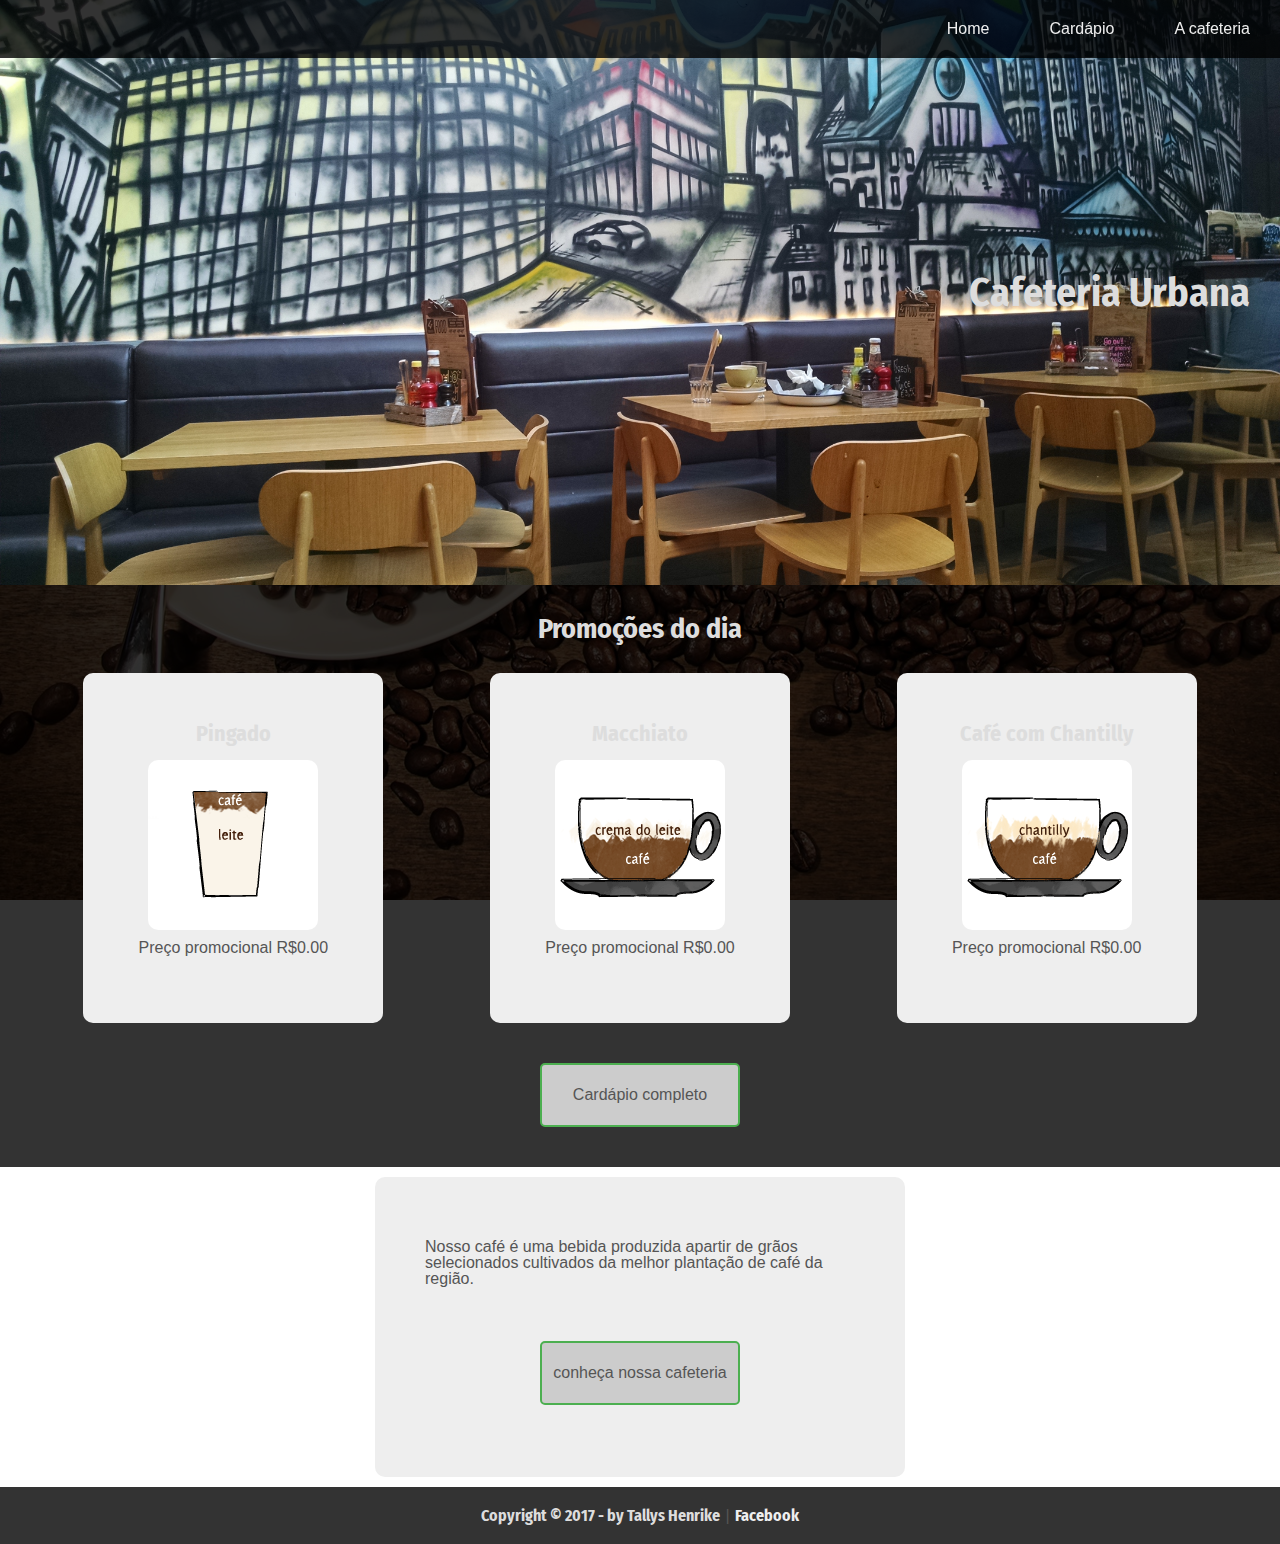
<file: index.html>
<!DOCTYPE html>
<html lang="pt-br">
    <head>
        <meta name="viewport" content="width=device-width,height=device-height">
        <meta charset="utf-8"/>
        <title>Cafeteria Urbana</title>
        <link rel="stylesheet" href="globalstyle.css"/>
        <link rel="stylesheet" href="style.css"/>
    </head>
    <body>
        <div id="background">
            <div id="menu">
                <ul id="menu-responsivo">
                    <li><a href="index.html">Home</a></li>
                    <li><a href="cardapio.html">Cardápio</a></li>
                    <li><a href="sobre.html">A cafeteria</a></li>
                </ul>
                <div id="icone-menu"></div>
            </div>            
            <div class="banner"><h1>Cafeteria Urbana</h1></div>
            <div id="promocoes-dia">
                <h3>Promoções do dia</h3>
                <div id="promocoes-flex">
                    <div class="promocao">
                        <h4>Pingado</h4>
                        <img src="img/PINGADO.gif"/>
                        <p>Preço promocional R$0.00</p>
                    </div>
                    <div class="promocao">
                        <h4>Macchiato</h4>
                        <img src="img/machiato.gif"/>
                        <p>Preço promocional R$0.00</p>
                    </div>
                    <div class="promocao">
                        <h4>Café com Chantilly</h4>
                        <img src="img/chantilly.gif"/>
                        <p>Preço promocional R$0.00</p>
                    </div>
                </div>
                <div class="button"><a href="cardapio.html">Cardápio completo</a></div>
            </div>
            <div class="fex-center">
                <div class="compra">
                    <p>Nosso café é uma bebida produzida apartir de grãos selecionados cultivados da melhor plantação de café da região.</p>
                    <div class="button"><a href="sobre.html">conheça nossa cafeteria</a></div>
                </div>
            </div>
            <footer>
                <h1>Copyright © 2017 - by Tallys Henrike</h1>|
                <h1><a href="http://www.facebook.com/tallys.henrike" target="_blank">Facebook</a></h1>
            </footer>
        </div>
        <script>
            var m = document.getElementById('icone-menu');
            m.onclick = function() {
                var x = document.getElementById('menu-responsivo');
                if (x.style.display === 'block') {
                    x.style.display = 'none';
                } else {
                    x.style.display = 'block';
                }
            }
        </script>
    </body>
</html>
</file>
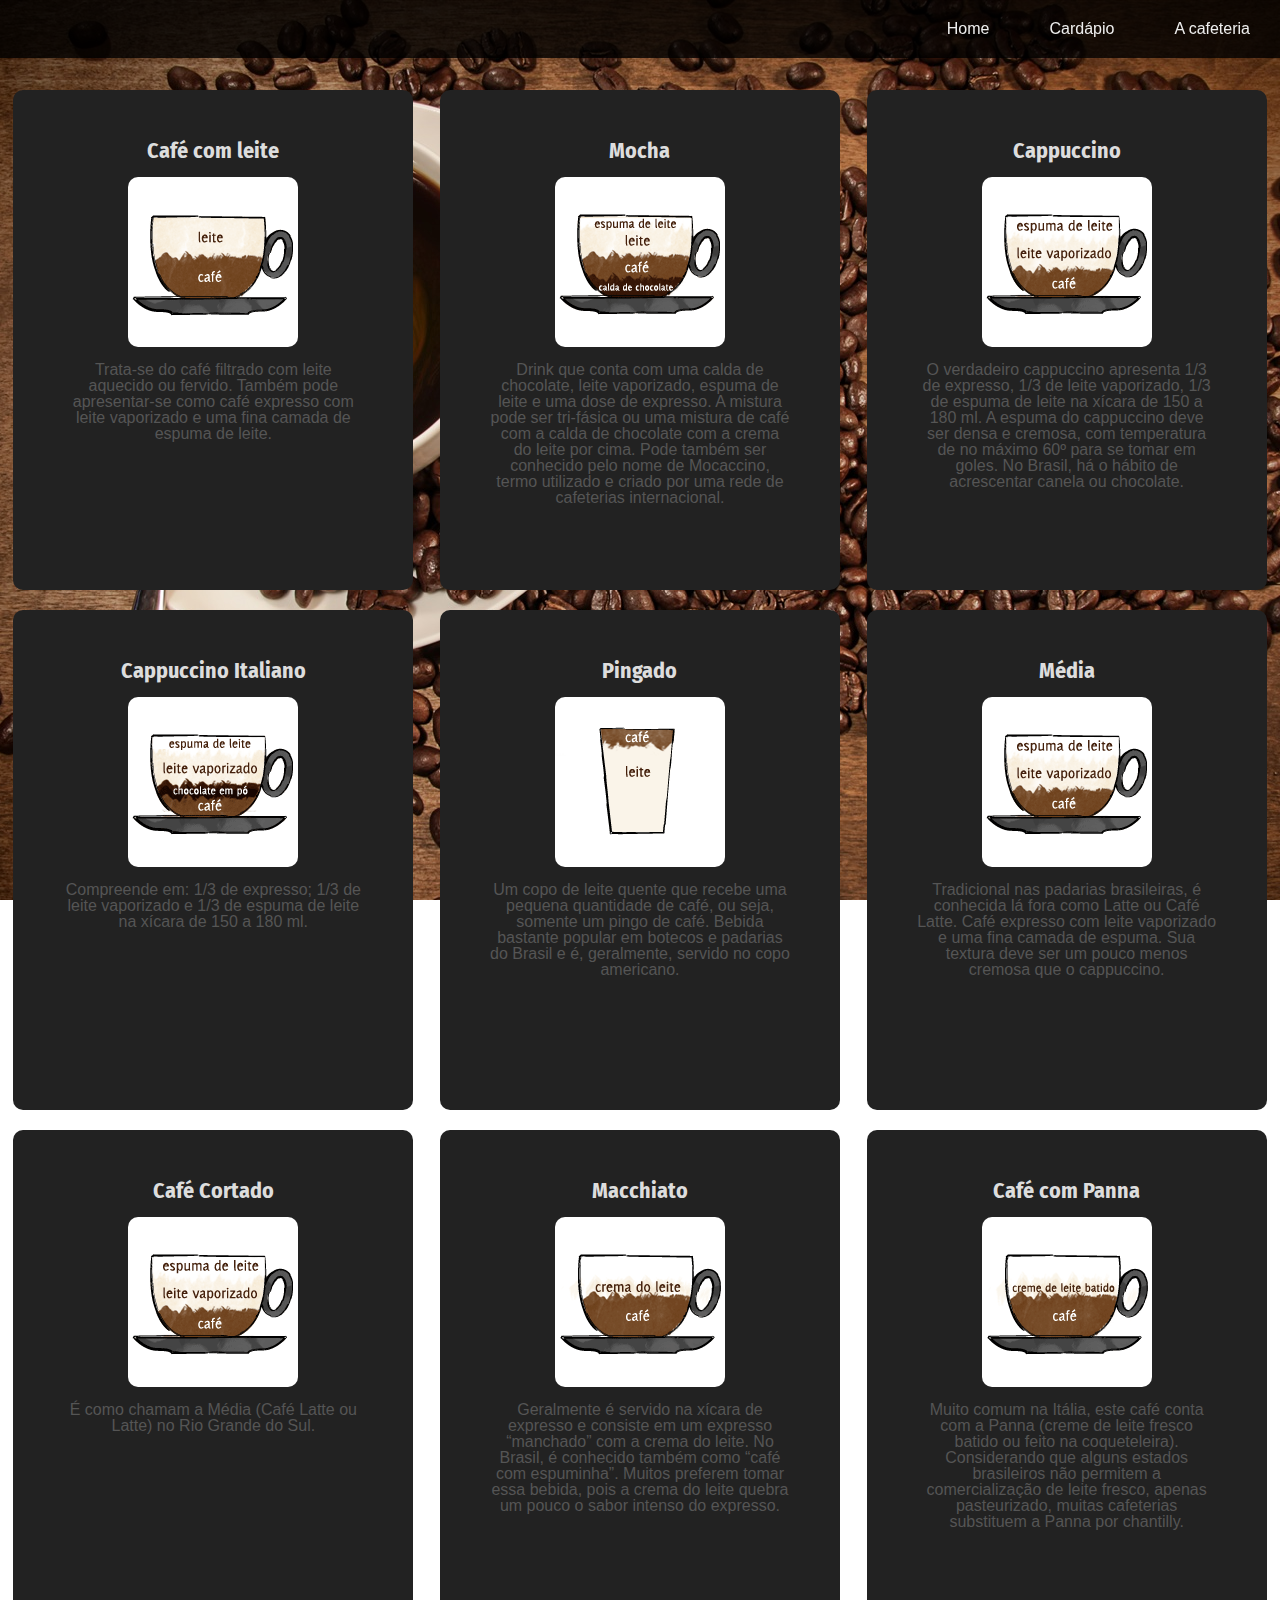
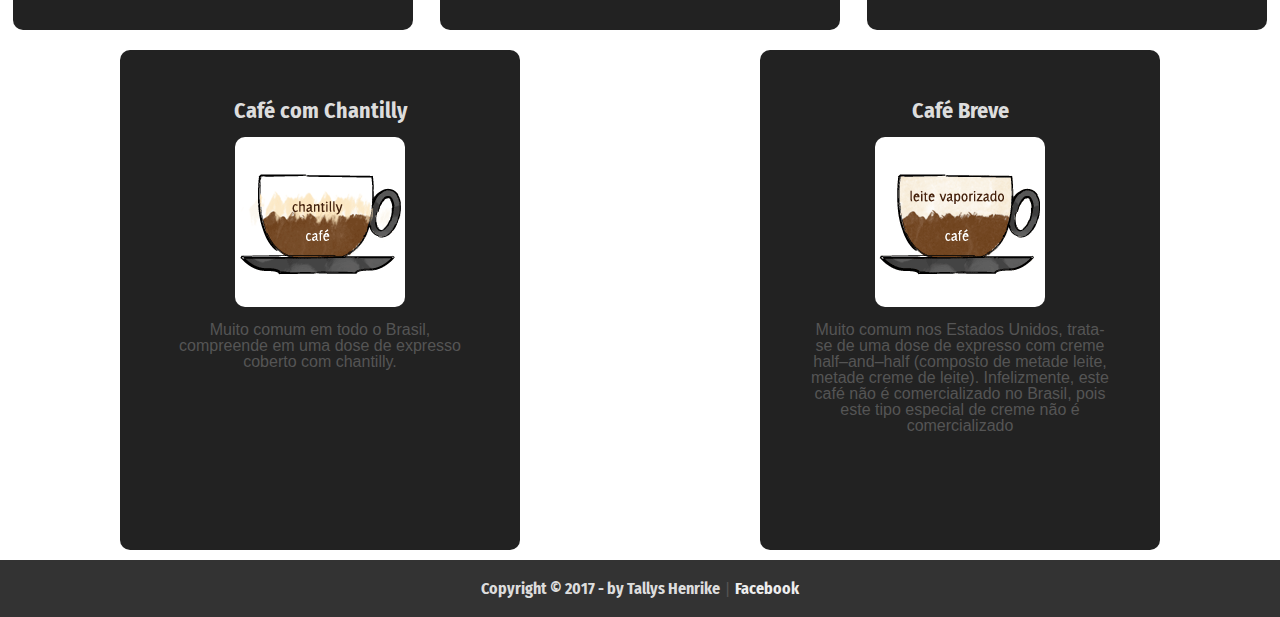
<file: cardapio.html>
<!DOCTYPE html>
<html lang="pt-br">
    <head>
        <meta name="viewport" content="width=device-width,height=device-height">
        <meta charset="utf-8"/>
        <title>Cafeteria Urbana</title>
        <link rel="stylesheet" href="globalstyle.css"/>
        <link rel="stylesheet" href="style.css"/>
    </head>
    <body>
        <div id="background">
            <div id="menu">
                <ul id="menu-responsivo">
                    <li><a href="index.html">Home</a></li>
                    <li><a href="cardapio.html">Cardápio</a></li>
                    <li><a href="sobre.html">A cafeteria</a></li>
                </ul>
                <div id="icone-menu"></div>
            </div>
            <div class="container">
                <div class="artigo">
                    <h4>Café com leite</h4>
                    <img src="img/cafecomleite.gif"/>
                    <p>Trata-se do café filtrado com leite aquecido ou fervido. Também pode apresentar-se como café expresso com leite vaporizado e uma fina camada de espuma de leite.</p>
                </div>
                <div class="artigo">
                    <h4>Mocha</h4>
                    <img src="img/mocha.gif"/>
                    <p>Drink que conta com uma calda de chocolate, leite vaporizado, espuma de leite e uma dose de expresso. A mistura pode ser tri-fásica ou uma mistura de café com a calda de chocolate com a crema do leite por cima. Pode também ser conhecido pelo nome de Mocaccino, termo utilizado e criado por uma rede de cafeterias internacional.</p>
                </div>
                <div class="artigo">
                    <h4>Cappuccino</h4>
                    <img src="img/capuccinno.gif"/>
                    <p>O verdadeiro cappuccino apresenta 1/3 de expresso, 1/3 de leite vaporizado, 1/3 de espuma de leite na xícara de 150 a 180 ml. A espuma do cappuccino deve ser densa e cremosa, com temperatura de no máximo 60º para se tomar em goles. No Brasil, há o hábito de acrescentar canela ou chocolate.</p>
                </div>
                <div class="artigo">
                    <h4>Cappuccino Italiano</h4>
                    <img src="img/capuccinno-italiano.gif"/>
                    <p>Compreende em: 1/3 de expresso; 1/3 de leite vaporizado e 1/3 de espuma de leite na xícara de 150 a 180 ml.</p>
                </div>
                <div class="artigo">
                    <h4>Pingado</h4>
                    <img src="img/PINGADO.gif"/>
                    <p>Um copo de leite quente que recebe uma pequena quantidade de café, ou seja, somente um pingo de café. Bebida bastante popular em botecos e padarias do Brasil e é, geralmente, servido no copo americano.</p>
                </div>
                <div class="artigo">
                    <h4>Média</h4>
                    <img src="img/media.gif"/>
                    <p>Tradicional nas padarias brasileiras, é conhecida lá fora como Latte ou Café Latte. Café expresso com leite vaporizado e uma fina camada de espuma. Sua textura deve ser um pouco menos cremosa que o cappuccino.</p>
                </div>
                <div class="artigo">
                    <h4>Café Cortado</h4>
                    <img src="img/cafe-cortado.gif"/>
                    <p>É como chamam a Média (Café Latte ou Latte) no Rio Grande do Sul.</p>
                </div>
                <div class="artigo">
                    <h4>Macchiato</h4>
                    <img src="img/machiato.gif"/>
                    <p>Geralmente é servido na xícara de expresso e consiste em um expresso “manchado” com a crema do leite. No Brasil, é conhecido também como “café com espuminha”. Muitos preferem tomar essa bebida, pois a crema do leite quebra um pouco o sabor intenso do expresso.</p>
                </div>
                <div class="artigo">
                    <h4>Café com Panna</h4>
                    <img src="img/panna.gif"/>
                    <p>Muito comum na Itália, este café conta com a Panna (creme de leite fresco batido ou feito na coqueteleira). Considerando que alguns estados brasileiros não permitem a comercialização de leite fresco, apenas pasteurizado, muitas cafeterias substituem a Panna por chantilly.</p>
                </div>
                <div class="artigo">
                    <h4>Café com Chantilly</h4>
                    <img src="img/chantilly.gif"/>
                    <p>Muito comum em todo o Brasil, compreende em uma dose de expresso coberto com chantilly.</p>
                </div>
                <div class="artigo">
                    <h4>Café Breve</h4>
                    <img src="img/breve.gif"/>
                    <p>Muito comum nos Estados Unidos, trata-se de uma dose de expresso com creme half–and–half (composto de metade leite, metade creme de leite). Infelizmente, este café não é comercializado no Brasil, pois este tipo especial de creme não é comercializado</p>
                </div>
            </div>
            <footer>
                <h1>Copyright © 2017 - by Tallys Henrike</h1>|
                <h1><a href="http://www.facebook.com/tallys.henrike" target="_blank">Facebook</a></h1>
            </footer>
        </div>
        <script>
            var m = document.getElementById('icone-menu');
            m.onclick = function() {
                var x = document.getElementById('menu-responsivo');
                if (x.style.display === 'block') {
                    x.style.display = 'none';
                } else {
                    x.style.display = 'block';
                }
            }
        </script>
    </body>
</html>
</file>
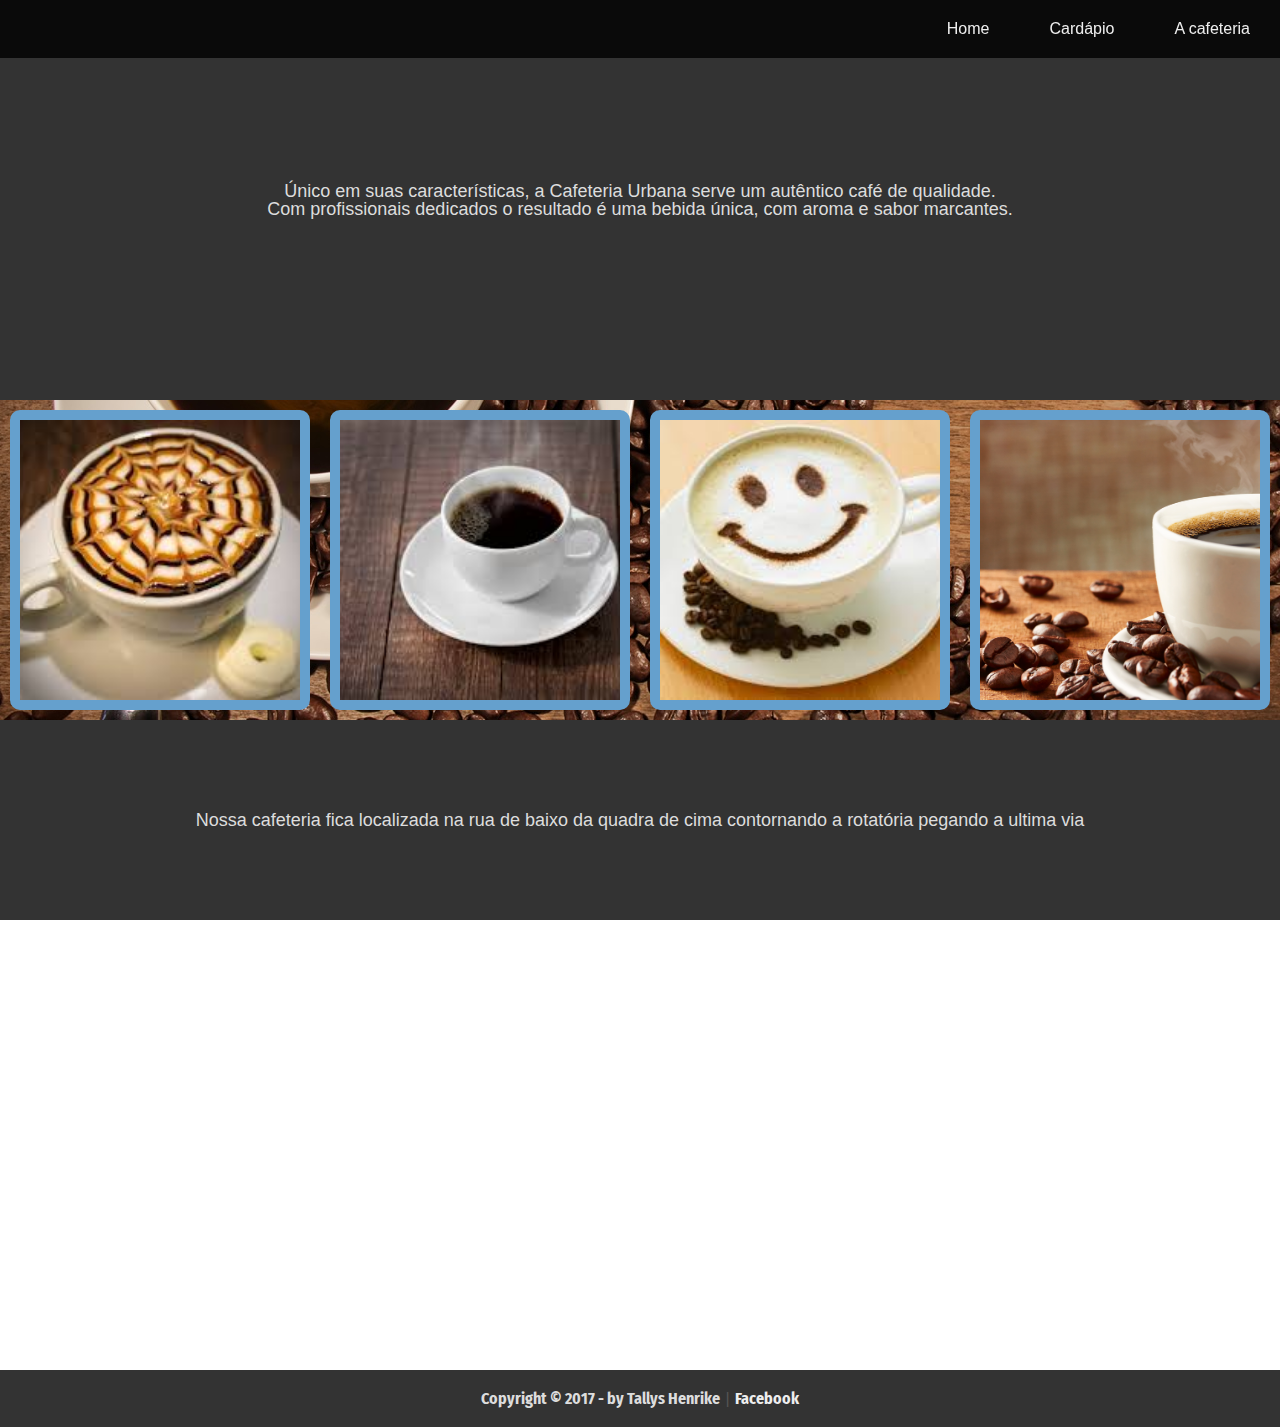
<file: sobre.html>
<!DOCTYPE html>
<html lang="pt-br">
    <head>
        <meta name="viewport" content="width=device-width,height=device-height">
        <meta charset="utf-8"/>
        <title>Cafeteria Urbana</title>
        <link rel="stylesheet" href="globalstyle.css"/>
        <link rel="stylesheet" href="style.css"/>
    </head>
    <body>
        <div id="background">
            <div id="menu">
                <ul id="menu-responsivo">
                    <li><a href="index.html">Home</a></li>
                    <li><a href="cardapio.html">Cardápio</a></li>
                    <li><a href="sobre.html">A cafeteria</a></li>
                </ul>
                <div id="icone-menu"></div>
            </div>
            <div class="flex">
                <section>
                    <p>Único em suas características, a Cafeteria Urbana serve um autêntico café de qualidade.<br/>
                    Com profissionais dedicados o resultado é uma bebida única, com aroma e sabor marcantes.
                    </p>
                </section>
                <div id="galeria" class="flex">
                    <div id="img1" class="img"></div>
                    <div id="img2" class="img"></div>
                    <div id="img3" class="img"></div>
                    <div id="img4" class="img"></div>
                </div>
                <div id="sobre">
                    <div id="local">
                        <p>Nossa cafeteria fica localizada na rua de baixo da quadra de cima contornando a rotatória pegando a ultima via</p>
                    </div>
                    <div id="mapa">
                        <iframe width="100%" height="450" frameborder="0" style="border:0" allowfullscreen src="https://www.google.com/maps/embed?pb=!1m10!1m8!1m3!1d59574850.70069081!2d-32.33392984268353!3d-24.30604233208458!3m2!1i1024!2i768!4f13.1!5e0!3m2!1spt-BR!2sbr!4v1490314086525">
                        </iframe>
                    </div>
                </div>
            </div>
            <footer>
                <h1>Copyright © 2017 - by Tallys Henrike</h1>|
                <h1><a href="http://www.facebook.com/tallys.henrike" target="_blank">Facebook</a></h1>
            </footer>
        </div>
        <script>
            var m = document.getElementById('icone-menu');
            m.onclick = function() {
                var x = document.getElementById('menu-responsivo');
                if (x.style.display === 'block') {
                    x.style.display = 'none';
                } else {
                    x.style.display = 'block';
                }
            }
        </script>
    </body>
</html>
</file>
<file: globalstyle.css>
@import url(https://fonts.googleapis.com/css?family=Fira+Sans+Condensed);*{margin:0;padding:0;box-sizing:border-box}html{font-size:62.5%}body{color:#555;font-size:1.6rem;font-weight:400;font-family:"Open Sans","Helvetica Neue",Arial,sans-serif}h1,h2,h3,h4,h5,h6,strong{color:#ddd;font-weight:700;font-family:'Fira Sans Condensed',sans-serif;line-height:1}h1{font-size:4rem}h2{font-size:3.4rem}h3{font-size:2.8rem}h4{font-size:2.2rem}h5{font-size:1.6rem}h6{font-size:1.4rem}p{line-height:1}a{color:#EEE;text-decoration:none}a:focus,a:hover{color:#65A0CD}a:visited{text-decoration:underline}
</file>
<file: style.css>
#background{
    background-image: url("img/background.jpg");
    background-attachment: fixed;
    background-size:auto;
    background-repeat: no-repeat;
    background-position:center;
}
#menu{
    width: 100%;
    background-color: rgba(0,0,0,.8);
    position: fixed;
}
#menu-responsivo{
    list-style: none;
    display: -webkit-flex;
    display: flex;
    flex-direction: row;
    -webkit-justify-content: flex-end;
    justify-content:flex-end;
}
#menu li{
    padding: 20px 30px;
}
#icone-menu{
    width: 100%;
    height: 50px;
    background-image: url("img/menu.png");
    background-size: 50px;
    background-repeat: no-repeat;
    background-position: center;
    display: none;
}
.banner{
    height: 65vh;
    width: 100%;
    padding: 30px 30px;
    background-image: url(img/banner.jpg);
    background-size: 100% auto;
    background-position:center;
    background-repeat: no-repeat;
    display: -webkit-flex;
    display: flex;
    flex-direction: row;
    -webkit-justify-content: flex-end;
    justify-content:flex-end;
    align-content:center;
    -webkit-align-items:flex-end;
    align-items:flex-end;
    flex-wrap:wrap;
}
/* PROMOÇÕES DO DIA */
#promocoes-dia {
    height: inherit;
    padding: 30px;
    background-color: rgba(0,0,0,.8);
}
#promocoes-dia h3{
    text-align: center;
    margin: 0px 10px 20px 10px;
}
#promocoes-flex{
    width: 100%;
    display: flex;
    flex-direction: row;
    -webkit-justify-content: space-around;
    justify-content:space-around;
    -webkit-align-items:center;
    align-items: center;
    flex-wrap: wrap;
}
.promocao{
    display: -webkit-flex;
    display: flex;
    flex-direction: column;
    -webkit-align-items:center;
    align-items: center;
    background-color: #eee;
    height: 350px;
    margin: 10px;
    border-radius: 10px;
    -webkit-flex: 300px;
    flex: 300px;
    max-width: 300px;
}
.promocao h4{
    color: 333;
    margin: 50px 50px 15px 50px;
    text-align: center;
}
.promocao img{
    width: 170px;
    border-radius: 10px;
}
.promocao p{
    margin: 10px;
    text-align: center;
}
.container{
    width: 100%;
    padding-top: 80px;
    display: flex;
    flex-direction: row;
    -webkit-justify-content: space-around;
    justify-content:space-around;
    align-content:center;
    -webkit-align-items:center;
    align-items:center;
    flex-wrap:wrap;
}
.artigo{
    display: -webkit-flex;
    display: flex;
    flex-direction: column;
    -webkit-align-items:center;
    align-items: center;
    background-color: #222;
    height: 500px;
    margin: 10px;
    border-radius: 10px;
    -webkit-flex:500px;
    flex: 500px;
    max-width: 400px;
}
.artigo h4{
    margin: 50px 50px 15px 50px;
    text-align: center;
}
.artigo p{
    margin: 15px 50px;
    text-align: center;
}
.artigo img{
    width: 170px;
    border-radius: 10px;
}
.fex-center{
    display: -webkit-flex;
    display: flex;
    -webkit-justify-content: center;
    justify-content: center;
}
.button{
    width: 200px;
    height: 64px;
    background-color: #CCC;
    border: 2px solid #4CAF50;
    border-radius: 5px;
    text-decoration: none;
    font-size: 1.6rem;
    margin: 30px auto 10px auto;
    cursor: pointer;
    transition: .2s;
}
.button:hover{
    background-color: #DDD;
}
.button a{
    color: #555;
    display: -webkit-flex;
    display: flex;
    -webkit-justify-content: center;
    justify-content: center;
    -webkit-align-items:center;
    align-items: center;
    width: 100%;
    height: 100%;
}
.compra{
    display: -webkit-flex;
    display: flex;
    flex-direction:column;
    -webkit-justify-content: space-around;
    justify-content:space-around;
    align-content:center;
    -webkit-align-items:center;
    align-items:center;
    flex-wrap:wrap;
    background-color: #eee;
    max-width: 530px;
    height: 300px;
    margin: 10px;
    padding: 50px;
    border-radius: 10px;
}
/* sobre */
.flex{
    display: -webkit-flex;
    display: flex;
    flex-direction:column;
    -webkit-justify-content:center;
    justify-content:center;
    align-content:center;
    -webkit-align-items:center;
    align-items:center;
}
section{
    display: -webkit-flex;
    display: flex;
    flex-direction:row;
    -webkit-justify-content:center;
    justify-content:center;
    align-content:center;
    -webkit-align-items:center;
    align-items:center;
    width: 100%;
    height: 400px;
    background: #333;
    padding: 50px;
}
section p{
    text-align: center;
    color: #ddd;
    font-size: 1.8rem;
}
#galeria{
    display: -webkit-flex;
    display: flex;
    flex-direction:row;
    -webkit-justify-content: space-around;
    justify-content:space-around;
    align-content:space-around;
    -webkit-align-items:center;
    align-items:center;
    flex-wrap: wrap;
}
.img{
    border: 10px solid #65A0CD;
    border-radius: 10px;
    margin: 10px;
    -webkit-flex:300px;
    flex: 300px;
    width: 300px;
    max-width: 400px;
    height: 300px;
}
#img1{
    background-image: url(img/galeria1.jpg);
    background-size: auto 100%;
    background-position: center;
    background-repeat: no-repeat;
}
#img2{
    background-image: url(img/galeria2.jpg);
    background-size: auto 100%;
    background-position: center;
    background-repeat: no-repeat;
}
#img3{
    background-image: url(img/galeria3.jpg);
    background-size: auto 100%;
    background-position: center;
    background-repeat: no-repeat;
}
#img4{
    background-image: url(img/galeria4.jpg);
    background-size: auto 100%;
    background-position: center;
    background-repeat: no-repeat;
}
#sobre{
    width: 100%;
    height:inherit;
    display: -webkit-flex;
    display: flex;
    flex-direction:column;
}
#local{
    display: -webkit-flex;
    display: flex;
    flex-direction:row;
    -webkit-justify-content:center;
    justify-content:center;
    align-content:center;
    -webkit-align-items:center;
    align-items:center;
    width: 100%;
    height: 200px;
    background: #333;
    padding: 50px;
}
#local p{
    color: #ddd;
    font-size: 1.8rem;
    text-align: center;
}
#mapa{
    width: 100%;
    height: 450px;
}
/* RODAPÉ */
footer {
    display: -webkit-flex;
    display: flex;
    -webkit-align-items:center;
    align-items: center;
    -webkit-justify-content: center;
    justify-content: center;
	width: 100%;
	height: 57px;
    background-color: rgba(0,0,0,.8);
}
footer h1{
    margin: 0px 5px;
	text-align: center;
	font-size: 12pt;
}
/* RESPONSIVO */
@media only screen and (max-width: 780px){
    #menu ul{    
        flex-direction:column;
    }
    #menu-responsivo{
        display: none;
    }
    #icone-menu{
        display: block;
    }
    .banner{
        height: 40vh;
    }
}
@media only screen and (max-width: 480px){
    .banner{
        background-size: auto 100%;
    }
}
</file>
